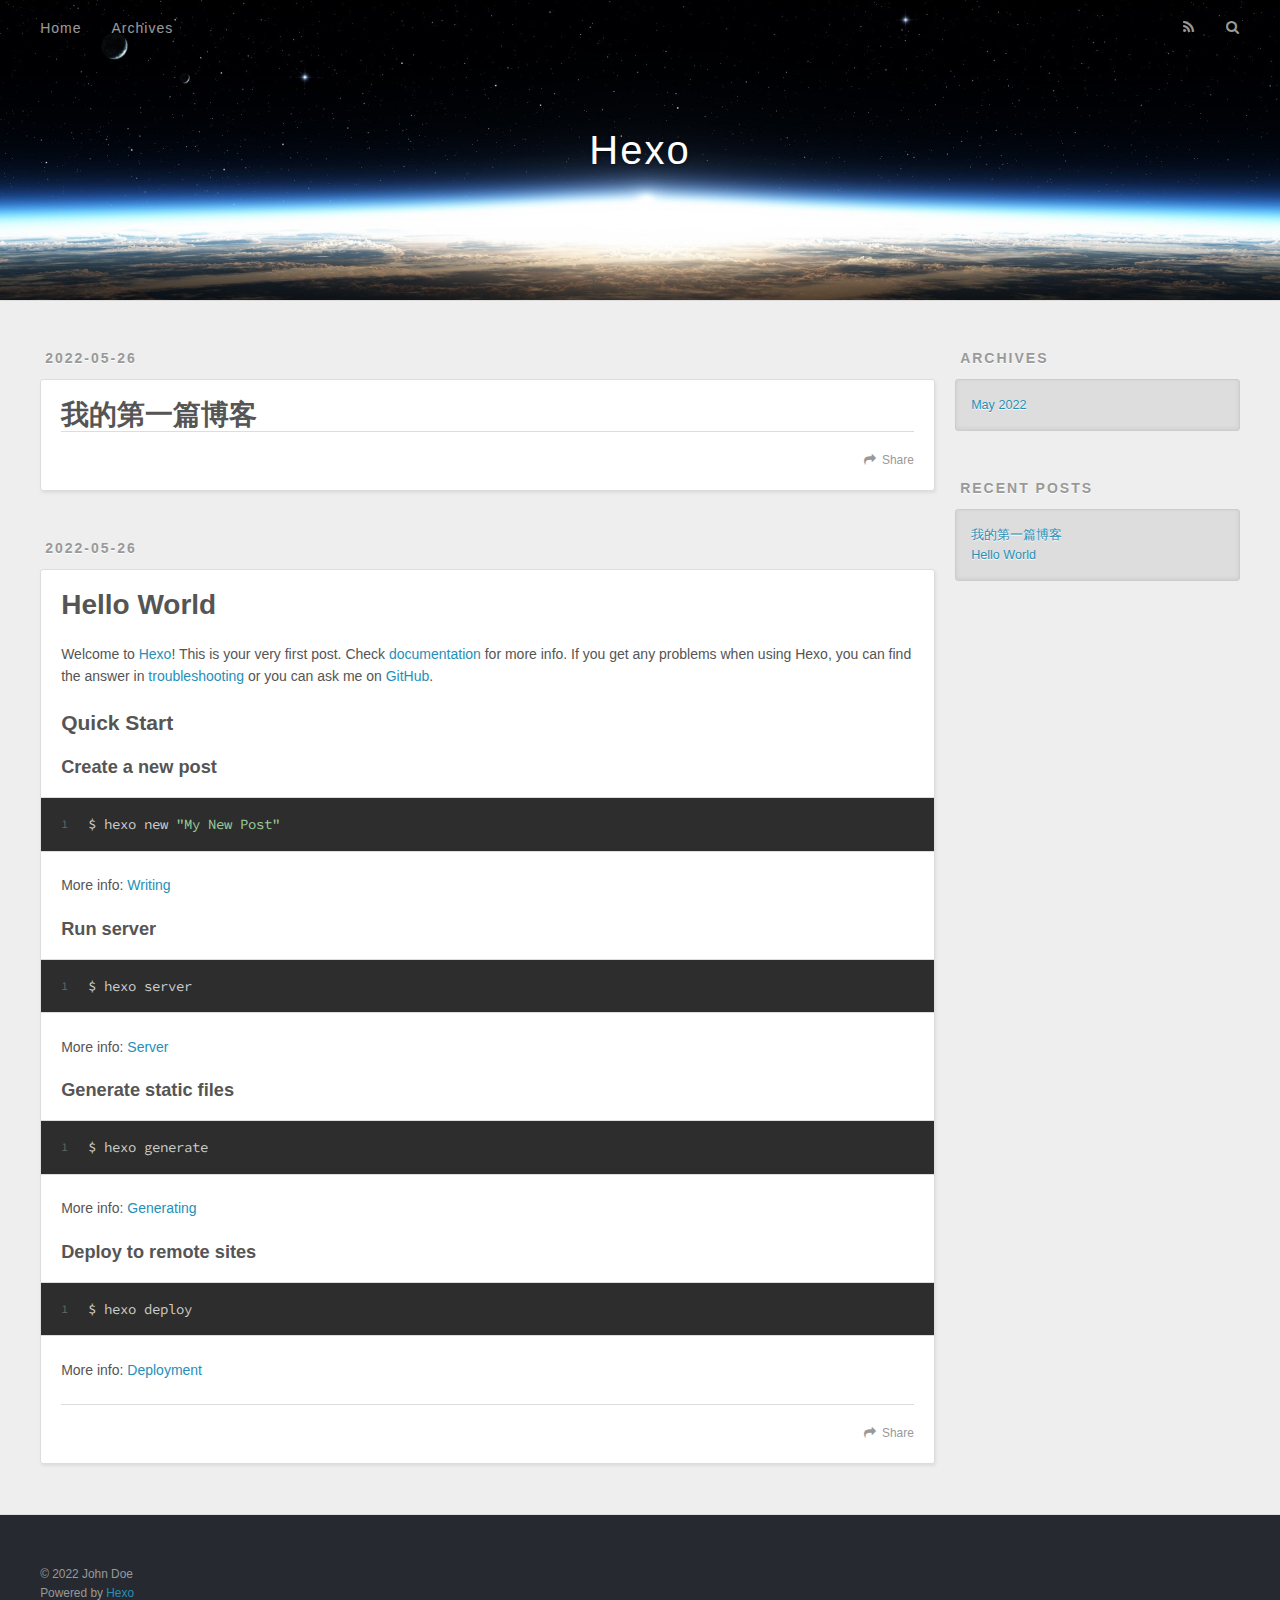
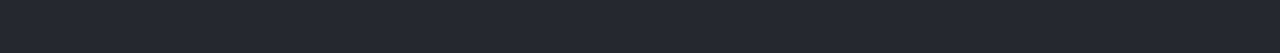
<file: index.html>
<!DOCTYPE html>
<html>
<head>
  <meta charset="utf-8">
  

  
  <title>Hexo</title>
  <meta name="viewport" content="width=device-width, initial-scale=1, maximum-scale=1">
  <meta property="og:type" content="website">
<meta property="og:title" content="Hexo">
<meta property="og:url" content="http://example.com/index.html">
<meta property="og:site_name" content="Hexo">
<meta property="og:locale" content="en_US">
<meta property="article:author" content="John Doe">
<meta name="twitter:card" content="summary">
  
    <link rel="alternate" href="/atom.xml" title="Hexo" type="application/atom+xml">
  
  
    <link rel="icon" href="/favicon.png">
  
  
    <link href="//fonts.googleapis.com/css?family=Source+Code+Pro" rel="stylesheet" type="text/css">
  
  
<link rel="stylesheet" href="/css/style.css">

<meta name="generator" content="Hexo 5.4.2"></head>

<body>
  <div id="container">
    <div id="wrap">
      <header id="header">
  <div id="banner"></div>
  <div id="header-outer" class="outer">
    <div id="header-title" class="inner">
      <h1 id="logo-wrap">
        <a href="/" id="logo">Hexo</a>
      </h1>
      
    </div>
    <div id="header-inner" class="inner">
      <nav id="main-nav">
        <a id="main-nav-toggle" class="nav-icon"></a>
        
          <a class="main-nav-link" href="/">Home</a>
        
          <a class="main-nav-link" href="/archives">Archives</a>
        
      </nav>
      <nav id="sub-nav">
        
          <a id="nav-rss-link" class="nav-icon" href="/atom.xml" title="RSS Feed"></a>
        
        <a id="nav-search-btn" class="nav-icon" title="Search"></a>
      </nav>
      <div id="search-form-wrap">
        <form action="//google.com/search" method="get" accept-charset="UTF-8" class="search-form"><input type="search" name="q" class="search-form-input" placeholder="Search"><button type="submit" class="search-form-submit">&#xF002;</button><input type="hidden" name="sitesearch" value="http://example.com"></form>
      </div>
    </div>
  </div>
</header>
      <div class="outer">
        <section id="main">
  
    <article id="post-我的第一篇博客" class="article article-type-post" itemscope itemprop="blogPost">
  <div class="article-meta">
    <a href="/2022/05/26/%E6%88%91%E7%9A%84%E7%AC%AC%E4%B8%80%E7%AF%87%E5%8D%9A%E5%AE%A2/" class="article-date">
  <time datetime="2022-05-26T11:33:16.000Z" itemprop="datePublished">2022-05-26</time>
</a>
    
  </div>
  <div class="article-inner">
    
    
      <header class="article-header">
        
  
    <h1 itemprop="name">
      <a class="article-title" href="/2022/05/26/%E6%88%91%E7%9A%84%E7%AC%AC%E4%B8%80%E7%AF%87%E5%8D%9A%E5%AE%A2/">我的第一篇博客</a>
    </h1>
  

      </header>
    
    <div class="article-entry" itemprop="articleBody">
      
        
      
    </div>
    <footer class="article-footer">
      <a data-url="http://example.com/2022/05/26/%E6%88%91%E7%9A%84%E7%AC%AC%E4%B8%80%E7%AF%87%E5%8D%9A%E5%AE%A2/" data-id="cl3nswkth0001okue8thkgh65" class="article-share-link">Share</a>
      
      
    </footer>
  </div>
  
</article>


  
    <article id="post-hello-world" class="article article-type-post" itemscope itemprop="blogPost">
  <div class="article-meta">
    <a href="/2022/05/26/hello-world/" class="article-date">
  <time datetime="2022-05-26T11:29:31.718Z" itemprop="datePublished">2022-05-26</time>
</a>
    
  </div>
  <div class="article-inner">
    
    
      <header class="article-header">
        
  
    <h1 itemprop="name">
      <a class="article-title" href="/2022/05/26/hello-world/">Hello World</a>
    </h1>
  

      </header>
    
    <div class="article-entry" itemprop="articleBody">
      
        <p>Welcome to <a target="_blank" rel="noopener" href="https://hexo.io/">Hexo</a>! This is your very first post. Check <a target="_blank" rel="noopener" href="https://hexo.io/docs/">documentation</a> for more info. If you get any problems when using Hexo, you can find the answer in <a target="_blank" rel="noopener" href="https://hexo.io/docs/troubleshooting.html">troubleshooting</a> or you can ask me on <a target="_blank" rel="noopener" href="https://github.com/hexojs/hexo/issues">GitHub</a>.</p>
<h2 id="Quick-Start"><a href="#Quick-Start" class="headerlink" title="Quick Start"></a>Quick Start</h2><h3 id="Create-a-new-post"><a href="#Create-a-new-post" class="headerlink" title="Create a new post"></a>Create a new post</h3><figure class="highlight bash"><table><tr><td class="gutter"><pre><span class="line">1</span><br></pre></td><td class="code"><pre><span class="line">$ hexo new <span class="string">&quot;My New Post&quot;</span></span><br></pre></td></tr></table></figure>

<p>More info: <a target="_blank" rel="noopener" href="https://hexo.io/docs/writing.html">Writing</a></p>
<h3 id="Run-server"><a href="#Run-server" class="headerlink" title="Run server"></a>Run server</h3><figure class="highlight bash"><table><tr><td class="gutter"><pre><span class="line">1</span><br></pre></td><td class="code"><pre><span class="line">$ hexo server</span><br></pre></td></tr></table></figure>

<p>More info: <a target="_blank" rel="noopener" href="https://hexo.io/docs/server.html">Server</a></p>
<h3 id="Generate-static-files"><a href="#Generate-static-files" class="headerlink" title="Generate static files"></a>Generate static files</h3><figure class="highlight bash"><table><tr><td class="gutter"><pre><span class="line">1</span><br></pre></td><td class="code"><pre><span class="line">$ hexo generate</span><br></pre></td></tr></table></figure>

<p>More info: <a target="_blank" rel="noopener" href="https://hexo.io/docs/generating.html">Generating</a></p>
<h3 id="Deploy-to-remote-sites"><a href="#Deploy-to-remote-sites" class="headerlink" title="Deploy to remote sites"></a>Deploy to remote sites</h3><figure class="highlight bash"><table><tr><td class="gutter"><pre><span class="line">1</span><br></pre></td><td class="code"><pre><span class="line">$ hexo deploy</span><br></pre></td></tr></table></figure>

<p>More info: <a target="_blank" rel="noopener" href="https://hexo.io/docs/one-command-deployment.html">Deployment</a></p>

      
    </div>
    <footer class="article-footer">
      <a data-url="http://example.com/2022/05/26/hello-world/" data-id="cl3nswkte0000okue170eeagk" class="article-share-link">Share</a>
      
      
    </footer>
  </div>
  
</article>


  


</section>
        
          <aside id="sidebar">
  
    

  
    

  
    
  
    
  <div class="widget-wrap">
    <h3 class="widget-title">Archives</h3>
    <div class="widget">
      <ul class="archive-list"><li class="archive-list-item"><a class="archive-list-link" href="/archives/2022/05/">May 2022</a></li></ul>
    </div>
  </div>


  
    
  <div class="widget-wrap">
    <h3 class="widget-title">Recent Posts</h3>
    <div class="widget">
      <ul>
        
          <li>
            <a href="/2022/05/26/%E6%88%91%E7%9A%84%E7%AC%AC%E4%B8%80%E7%AF%87%E5%8D%9A%E5%AE%A2/">我的第一篇博客</a>
          </li>
        
          <li>
            <a href="/2022/05/26/hello-world/">Hello World</a>
          </li>
        
      </ul>
    </div>
  </div>

  
</aside>
        
      </div>
      <footer id="footer">
  
  <div class="outer">
    <div id="footer-info" class="inner">
      &copy; 2022 John Doe<br>
      Powered by <a href="http://hexo.io/" target="_blank">Hexo</a>
    </div>
  </div>
</footer>
    </div>
    <nav id="mobile-nav">
  
    <a href="/" class="mobile-nav-link">Home</a>
  
    <a href="/archives" class="mobile-nav-link">Archives</a>
  
</nav>
    

<script src="//ajax.googleapis.com/ajax/libs/jquery/2.0.3/jquery.min.js"></script>


  
<link rel="stylesheet" href="/fancybox/jquery.fancybox.css">

  
<script src="/fancybox/jquery.fancybox.pack.js"></script>




<script src="/js/script.js"></script>




  </div>
</body>
</html>
</file>
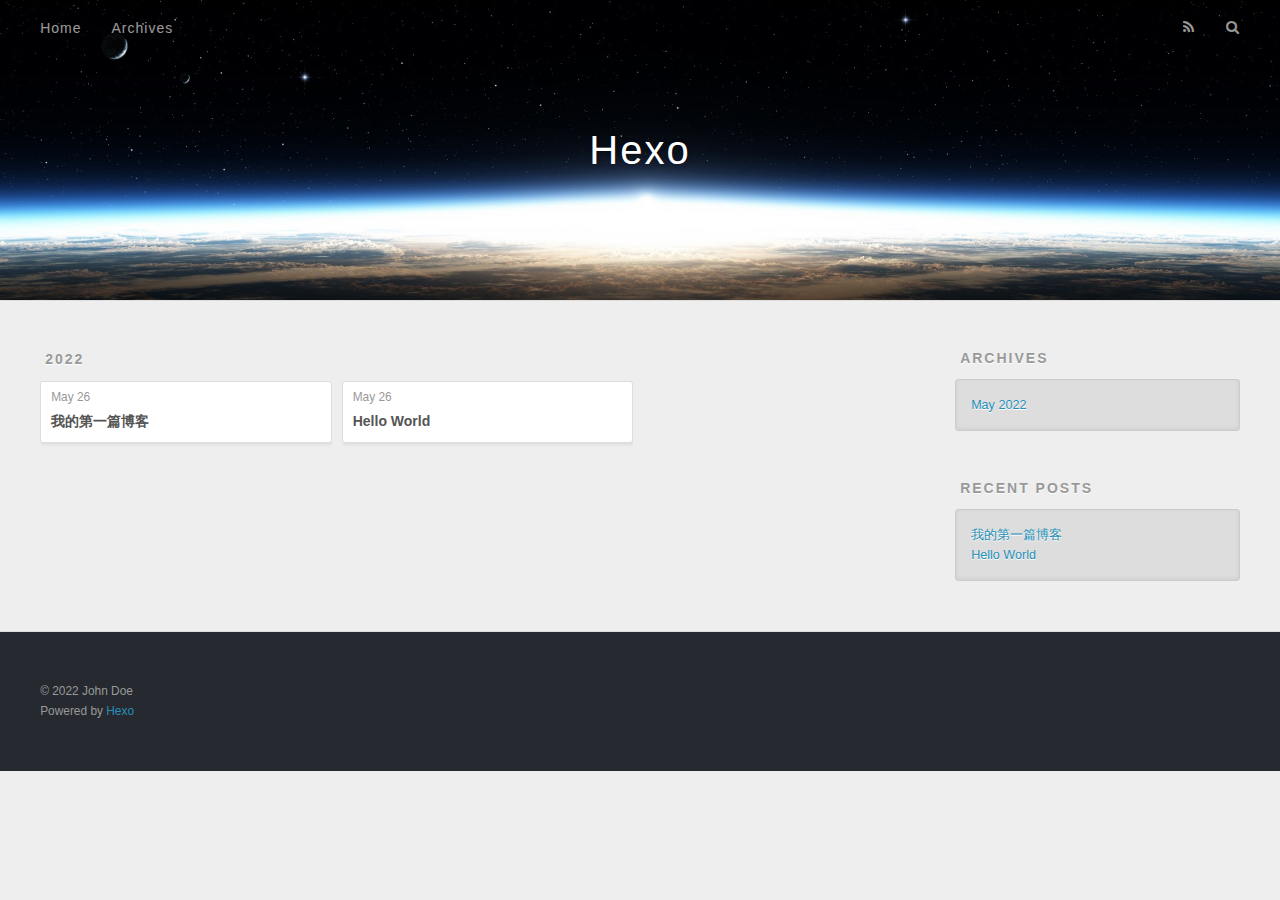
<file: archives/index.html>
<!DOCTYPE html>
<html>
<head>
  <meta charset="utf-8">
  

  
  <title>Archives | Hexo</title>
  <meta name="viewport" content="width=device-width, initial-scale=1, maximum-scale=1">
  <meta property="og:type" content="website">
<meta property="og:title" content="Hexo">
<meta property="og:url" content="http://example.com/archives/index.html">
<meta property="og:site_name" content="Hexo">
<meta property="og:locale" content="en_US">
<meta property="article:author" content="John Doe">
<meta name="twitter:card" content="summary">
  
    <link rel="alternate" href="/atom.xml" title="Hexo" type="application/atom+xml">
  
  
    <link rel="icon" href="/favicon.png">
  
  
    <link href="//fonts.googleapis.com/css?family=Source+Code+Pro" rel="stylesheet" type="text/css">
  
  
<link rel="stylesheet" href="/css/style.css">

<meta name="generator" content="Hexo 5.4.2"></head>

<body>
  <div id="container">
    <div id="wrap">
      <header id="header">
  <div id="banner"></div>
  <div id="header-outer" class="outer">
    <div id="header-title" class="inner">
      <h1 id="logo-wrap">
        <a href="/" id="logo">Hexo</a>
      </h1>
      
    </div>
    <div id="header-inner" class="inner">
      <nav id="main-nav">
        <a id="main-nav-toggle" class="nav-icon"></a>
        
          <a class="main-nav-link" href="/">Home</a>
        
          <a class="main-nav-link" href="/archives">Archives</a>
        
      </nav>
      <nav id="sub-nav">
        
          <a id="nav-rss-link" class="nav-icon" href="/atom.xml" title="RSS Feed"></a>
        
        <a id="nav-search-btn" class="nav-icon" title="Search"></a>
      </nav>
      <div id="search-form-wrap">
        <form action="//google.com/search" method="get" accept-charset="UTF-8" class="search-form"><input type="search" name="q" class="search-form-input" placeholder="Search"><button type="submit" class="search-form-submit">&#xF002;</button><input type="hidden" name="sitesearch" value="http://example.com"></form>
      </div>
    </div>
  </div>
</header>
      <div class="outer">
        <section id="main">
  
  
    
    
      
      
      <section class="archives-wrap">
        <div class="archive-year-wrap">
          <a href="/archives/2022" class="archive-year">2022</a>
        </div>
        <div class="archives">
    
    <article class="archive-article archive-type-post">
  <div class="archive-article-inner">
    <header class="archive-article-header">
      <a href="/2022/05/26/%E6%88%91%E7%9A%84%E7%AC%AC%E4%B8%80%E7%AF%87%E5%8D%9A%E5%AE%A2/" class="archive-article-date">
  <time datetime="2022-05-26T11:33:16.000Z" itemprop="datePublished">May 26</time>
</a>
      
  
    <h1 itemprop="name">
      <a class="archive-article-title" href="/2022/05/26/%E6%88%91%E7%9A%84%E7%AC%AC%E4%B8%80%E7%AF%87%E5%8D%9A%E5%AE%A2/">我的第一篇博客</a>
    </h1>
  

    </header>
  </div>
</article>
  
    
    
    <article class="archive-article archive-type-post">
  <div class="archive-article-inner">
    <header class="archive-article-header">
      <a href="/2022/05/26/hello-world/" class="archive-article-date">
  <time datetime="2022-05-26T11:29:31.718Z" itemprop="datePublished">May 26</time>
</a>
      
  
    <h1 itemprop="name">
      <a class="archive-article-title" href="/2022/05/26/hello-world/">Hello World</a>
    </h1>
  

    </header>
  </div>
</article>
  
  
    </div></section>
  


</section>
        
          <aside id="sidebar">
  
    

  
    

  
    
  
    
  <div class="widget-wrap">
    <h3 class="widget-title">Archives</h3>
    <div class="widget">
      <ul class="archive-list"><li class="archive-list-item"><a class="archive-list-link" href="/archives/2022/05/">May 2022</a></li></ul>
    </div>
  </div>


  
    
  <div class="widget-wrap">
    <h3 class="widget-title">Recent Posts</h3>
    <div class="widget">
      <ul>
        
          <li>
            <a href="/2022/05/26/%E6%88%91%E7%9A%84%E7%AC%AC%E4%B8%80%E7%AF%87%E5%8D%9A%E5%AE%A2/">我的第一篇博客</a>
          </li>
        
          <li>
            <a href="/2022/05/26/hello-world/">Hello World</a>
          </li>
        
      </ul>
    </div>
  </div>

  
</aside>
        
      </div>
      <footer id="footer">
  
  <div class="outer">
    <div id="footer-info" class="inner">
      &copy; 2022 John Doe<br>
      Powered by <a href="http://hexo.io/" target="_blank">Hexo</a>
    </div>
  </div>
</footer>
    </div>
    <nav id="mobile-nav">
  
    <a href="/" class="mobile-nav-link">Home</a>
  
    <a href="/archives" class="mobile-nav-link">Archives</a>
  
</nav>
    

<script src="//ajax.googleapis.com/ajax/libs/jquery/2.0.3/jquery.min.js"></script>


  
<link rel="stylesheet" href="/fancybox/jquery.fancybox.css">

  
<script src="/fancybox/jquery.fancybox.pack.js"></script>




<script src="/js/script.js"></script>




  </div>
</body>
</html>
</file>
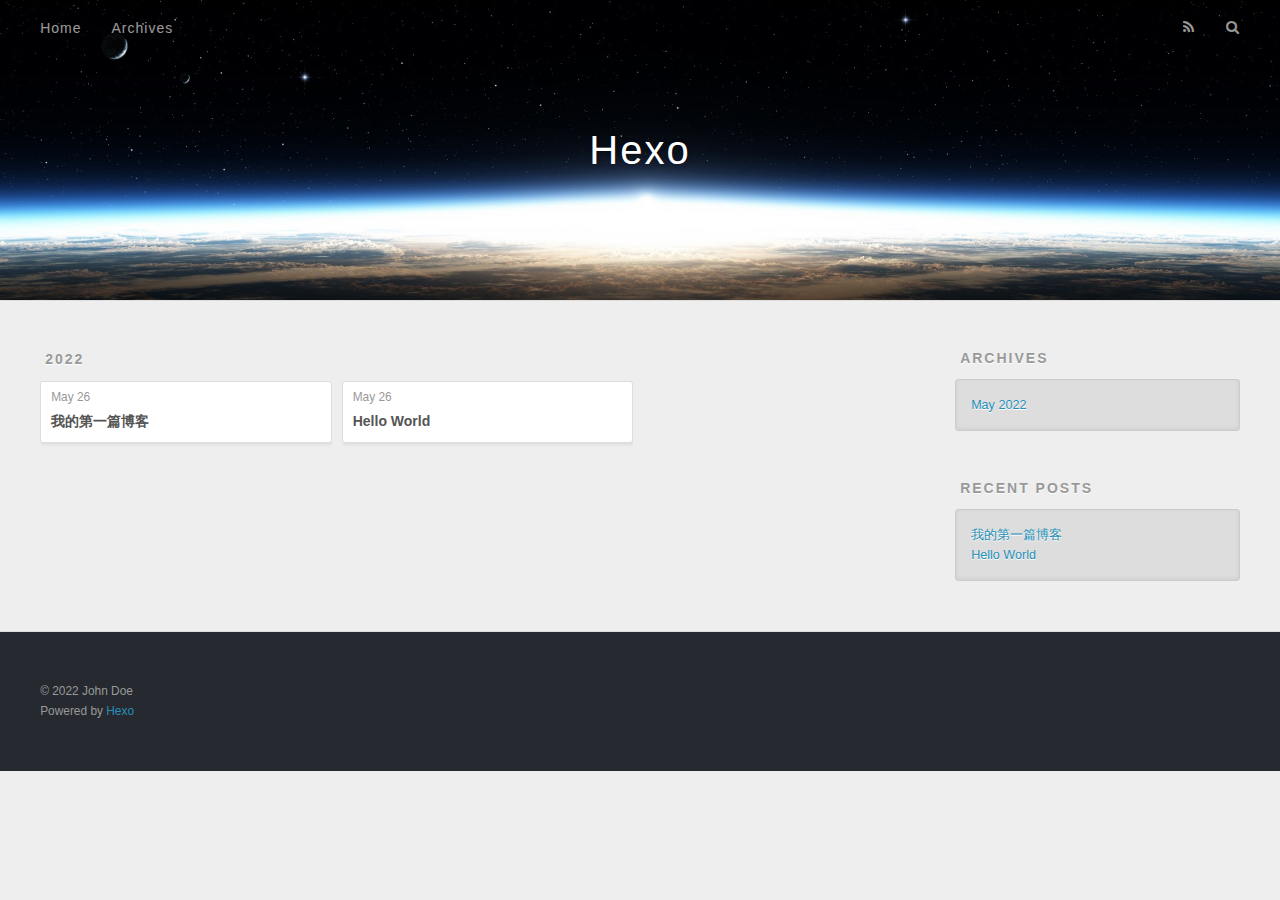
<file: archives/2022/index.html>
<!DOCTYPE html>
<html>
<head>
  <meta charset="utf-8">
  

  
  <title>Archives: 2022 | Hexo</title>
  <meta name="viewport" content="width=device-width, initial-scale=1, maximum-scale=1">
  <meta property="og:type" content="website">
<meta property="og:title" content="Hexo">
<meta property="og:url" content="http://example.com/archives/2022/index.html">
<meta property="og:site_name" content="Hexo">
<meta property="og:locale" content="en_US">
<meta property="article:author" content="John Doe">
<meta name="twitter:card" content="summary">
  
    <link rel="alternate" href="/atom.xml" title="Hexo" type="application/atom+xml">
  
  
    <link rel="icon" href="/favicon.png">
  
  
    <link href="//fonts.googleapis.com/css?family=Source+Code+Pro" rel="stylesheet" type="text/css">
  
  
<link rel="stylesheet" href="/css/style.css">

<meta name="generator" content="Hexo 5.4.2"></head>

<body>
  <div id="container">
    <div id="wrap">
      <header id="header">
  <div id="banner"></div>
  <div id="header-outer" class="outer">
    <div id="header-title" class="inner">
      <h1 id="logo-wrap">
        <a href="/" id="logo">Hexo</a>
      </h1>
      
    </div>
    <div id="header-inner" class="inner">
      <nav id="main-nav">
        <a id="main-nav-toggle" class="nav-icon"></a>
        
          <a class="main-nav-link" href="/">Home</a>
        
          <a class="main-nav-link" href="/archives">Archives</a>
        
      </nav>
      <nav id="sub-nav">
        
          <a id="nav-rss-link" class="nav-icon" href="/atom.xml" title="RSS Feed"></a>
        
        <a id="nav-search-btn" class="nav-icon" title="Search"></a>
      </nav>
      <div id="search-form-wrap">
        <form action="//google.com/search" method="get" accept-charset="UTF-8" class="search-form"><input type="search" name="q" class="search-form-input" placeholder="Search"><button type="submit" class="search-form-submit">&#xF002;</button><input type="hidden" name="sitesearch" value="http://example.com"></form>
      </div>
    </div>
  </div>
</header>
      <div class="outer">
        <section id="main">
  
  
    
    
      
      
      <section class="archives-wrap">
        <div class="archive-year-wrap">
          <a href="/archives/2022" class="archive-year">2022</a>
        </div>
        <div class="archives">
    
    <article class="archive-article archive-type-post">
  <div class="archive-article-inner">
    <header class="archive-article-header">
      <a href="/2022/05/26/%E6%88%91%E7%9A%84%E7%AC%AC%E4%B8%80%E7%AF%87%E5%8D%9A%E5%AE%A2/" class="archive-article-date">
  <time datetime="2022-05-26T11:33:16.000Z" itemprop="datePublished">May 26</time>
</a>
      
  
    <h1 itemprop="name">
      <a class="archive-article-title" href="/2022/05/26/%E6%88%91%E7%9A%84%E7%AC%AC%E4%B8%80%E7%AF%87%E5%8D%9A%E5%AE%A2/">我的第一篇博客</a>
    </h1>
  

    </header>
  </div>
</article>
  
    
    
    <article class="archive-article archive-type-post">
  <div class="archive-article-inner">
    <header class="archive-article-header">
      <a href="/2022/05/26/hello-world/" class="archive-article-date">
  <time datetime="2022-05-26T11:29:31.718Z" itemprop="datePublished">May 26</time>
</a>
      
  
    <h1 itemprop="name">
      <a class="archive-article-title" href="/2022/05/26/hello-world/">Hello World</a>
    </h1>
  

    </header>
  </div>
</article>
  
  
    </div></section>
  


</section>
        
          <aside id="sidebar">
  
    

  
    

  
    
  
    
  <div class="widget-wrap">
    <h3 class="widget-title">Archives</h3>
    <div class="widget">
      <ul class="archive-list"><li class="archive-list-item"><a class="archive-list-link" href="/archives/2022/05/">May 2022</a></li></ul>
    </div>
  </div>


  
    
  <div class="widget-wrap">
    <h3 class="widget-title">Recent Posts</h3>
    <div class="widget">
      <ul>
        
          <li>
            <a href="/2022/05/26/%E6%88%91%E7%9A%84%E7%AC%AC%E4%B8%80%E7%AF%87%E5%8D%9A%E5%AE%A2/">我的第一篇博客</a>
          </li>
        
          <li>
            <a href="/2022/05/26/hello-world/">Hello World</a>
          </li>
        
      </ul>
    </div>
  </div>

  
</aside>
        
      </div>
      <footer id="footer">
  
  <div class="outer">
    <div id="footer-info" class="inner">
      &copy; 2022 John Doe<br>
      Powered by <a href="http://hexo.io/" target="_blank">Hexo</a>
    </div>
  </div>
</footer>
    </div>
    <nav id="mobile-nav">
  
    <a href="/" class="mobile-nav-link">Home</a>
  
    <a href="/archives" class="mobile-nav-link">Archives</a>
  
</nav>
    

<script src="//ajax.googleapis.com/ajax/libs/jquery/2.0.3/jquery.min.js"></script>


  
<link rel="stylesheet" href="/fancybox/jquery.fancybox.css">

  
<script src="/fancybox/jquery.fancybox.pack.js"></script>




<script src="/js/script.js"></script>




  </div>
</body>
</html>
</file>
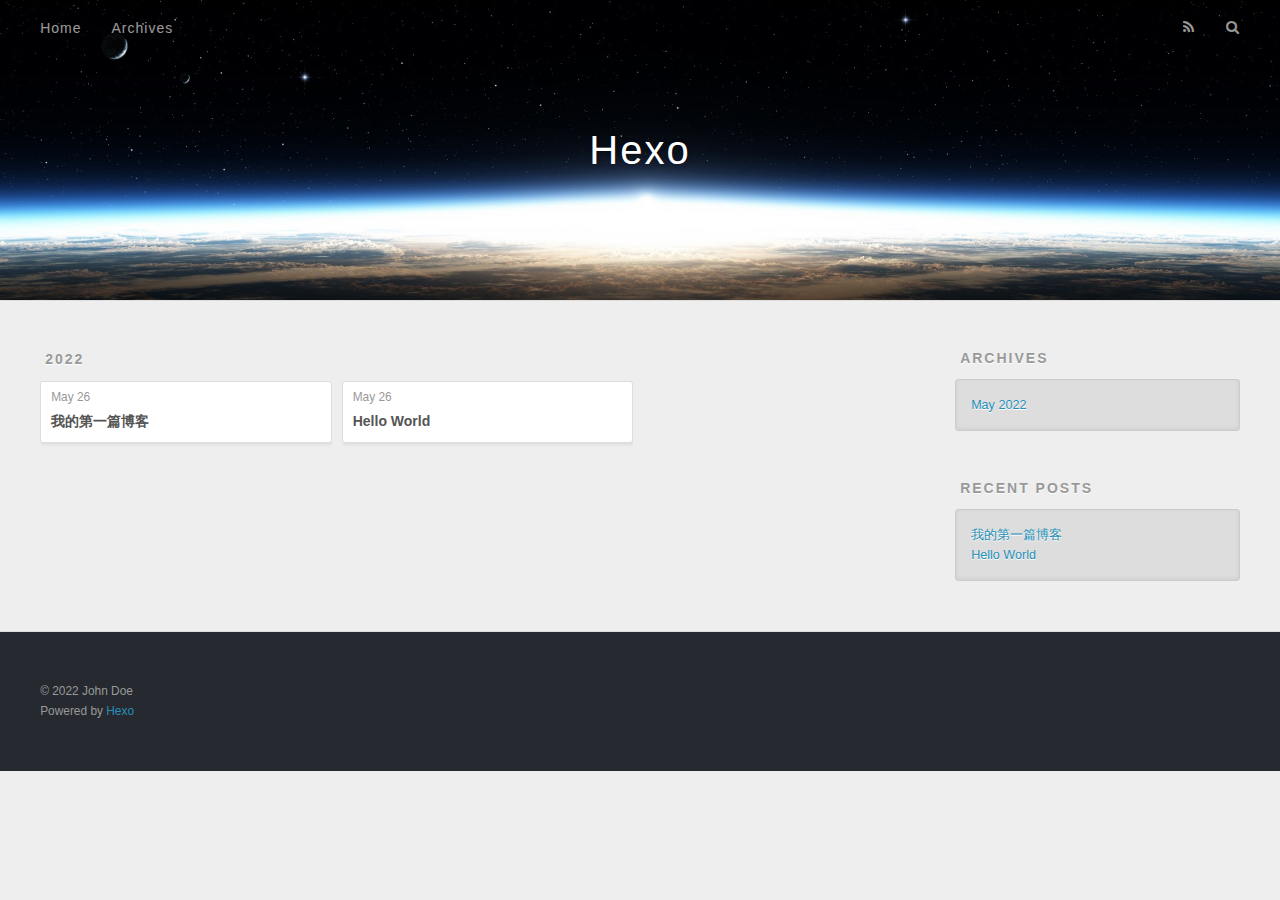
<file: archives/2022/05/index.html>
<!DOCTYPE html>
<html>
<head>
  <meta charset="utf-8">
  

  
  <title>Archives: 2022/5 | Hexo</title>
  <meta name="viewport" content="width=device-width, initial-scale=1, maximum-scale=1">
  <meta property="og:type" content="website">
<meta property="og:title" content="Hexo">
<meta property="og:url" content="http://example.com/archives/2022/05/index.html">
<meta property="og:site_name" content="Hexo">
<meta property="og:locale" content="en_US">
<meta property="article:author" content="John Doe">
<meta name="twitter:card" content="summary">
  
    <link rel="alternate" href="/atom.xml" title="Hexo" type="application/atom+xml">
  
  
    <link rel="icon" href="/favicon.png">
  
  
    <link href="//fonts.googleapis.com/css?family=Source+Code+Pro" rel="stylesheet" type="text/css">
  
  
<link rel="stylesheet" href="/css/style.css">

<meta name="generator" content="Hexo 5.4.2"></head>

<body>
  <div id="container">
    <div id="wrap">
      <header id="header">
  <div id="banner"></div>
  <div id="header-outer" class="outer">
    <div id="header-title" class="inner">
      <h1 id="logo-wrap">
        <a href="/" id="logo">Hexo</a>
      </h1>
      
    </div>
    <div id="header-inner" class="inner">
      <nav id="main-nav">
        <a id="main-nav-toggle" class="nav-icon"></a>
        
          <a class="main-nav-link" href="/">Home</a>
        
          <a class="main-nav-link" href="/archives">Archives</a>
        
      </nav>
      <nav id="sub-nav">
        
          <a id="nav-rss-link" class="nav-icon" href="/atom.xml" title="RSS Feed"></a>
        
        <a id="nav-search-btn" class="nav-icon" title="Search"></a>
      </nav>
      <div id="search-form-wrap">
        <form action="//google.com/search" method="get" accept-charset="UTF-8" class="search-form"><input type="search" name="q" class="search-form-input" placeholder="Search"><button type="submit" class="search-form-submit">&#xF002;</button><input type="hidden" name="sitesearch" value="http://example.com"></form>
      </div>
    </div>
  </div>
</header>
      <div class="outer">
        <section id="main">
  
  
    
    
      
      
      <section class="archives-wrap">
        <div class="archive-year-wrap">
          <a href="/archives/2022" class="archive-year">2022</a>
        </div>
        <div class="archives">
    
    <article class="archive-article archive-type-post">
  <div class="archive-article-inner">
    <header class="archive-article-header">
      <a href="/2022/05/26/%E6%88%91%E7%9A%84%E7%AC%AC%E4%B8%80%E7%AF%87%E5%8D%9A%E5%AE%A2/" class="archive-article-date">
  <time datetime="2022-05-26T11:33:16.000Z" itemprop="datePublished">May 26</time>
</a>
      
  
    <h1 itemprop="name">
      <a class="archive-article-title" href="/2022/05/26/%E6%88%91%E7%9A%84%E7%AC%AC%E4%B8%80%E7%AF%87%E5%8D%9A%E5%AE%A2/">我的第一篇博客</a>
    </h1>
  

    </header>
  </div>
</article>
  
    
    
    <article class="archive-article archive-type-post">
  <div class="archive-article-inner">
    <header class="archive-article-header">
      <a href="/2022/05/26/hello-world/" class="archive-article-date">
  <time datetime="2022-05-26T11:29:31.718Z" itemprop="datePublished">May 26</time>
</a>
      
  
    <h1 itemprop="name">
      <a class="archive-article-title" href="/2022/05/26/hello-world/">Hello World</a>
    </h1>
  

    </header>
  </div>
</article>
  
  
    </div></section>
  


</section>
        
          <aside id="sidebar">
  
    

  
    

  
    
  
    
  <div class="widget-wrap">
    <h3 class="widget-title">Archives</h3>
    <div class="widget">
      <ul class="archive-list"><li class="archive-list-item"><a class="archive-list-link" href="/archives/2022/05/">May 2022</a></li></ul>
    </div>
  </div>


  
    
  <div class="widget-wrap">
    <h3 class="widget-title">Recent Posts</h3>
    <div class="widget">
      <ul>
        
          <li>
            <a href="/2022/05/26/%E6%88%91%E7%9A%84%E7%AC%AC%E4%B8%80%E7%AF%87%E5%8D%9A%E5%AE%A2/">我的第一篇博客</a>
          </li>
        
          <li>
            <a href="/2022/05/26/hello-world/">Hello World</a>
          </li>
        
      </ul>
    </div>
  </div>

  
</aside>
        
      </div>
      <footer id="footer">
  
  <div class="outer">
    <div id="footer-info" class="inner">
      &copy; 2022 John Doe<br>
      Powered by <a href="http://hexo.io/" target="_blank">Hexo</a>
    </div>
  </div>
</footer>
    </div>
    <nav id="mobile-nav">
  
    <a href="/" class="mobile-nav-link">Home</a>
  
    <a href="/archives" class="mobile-nav-link">Archives</a>
  
</nav>
    

<script src="//ajax.googleapis.com/ajax/libs/jquery/2.0.3/jquery.min.js"></script>


  
<link rel="stylesheet" href="/fancybox/jquery.fancybox.css">

  
<script src="/fancybox/jquery.fancybox.pack.js"></script>




<script src="/js/script.js"></script>




  </div>
</body>
</html>
</file>
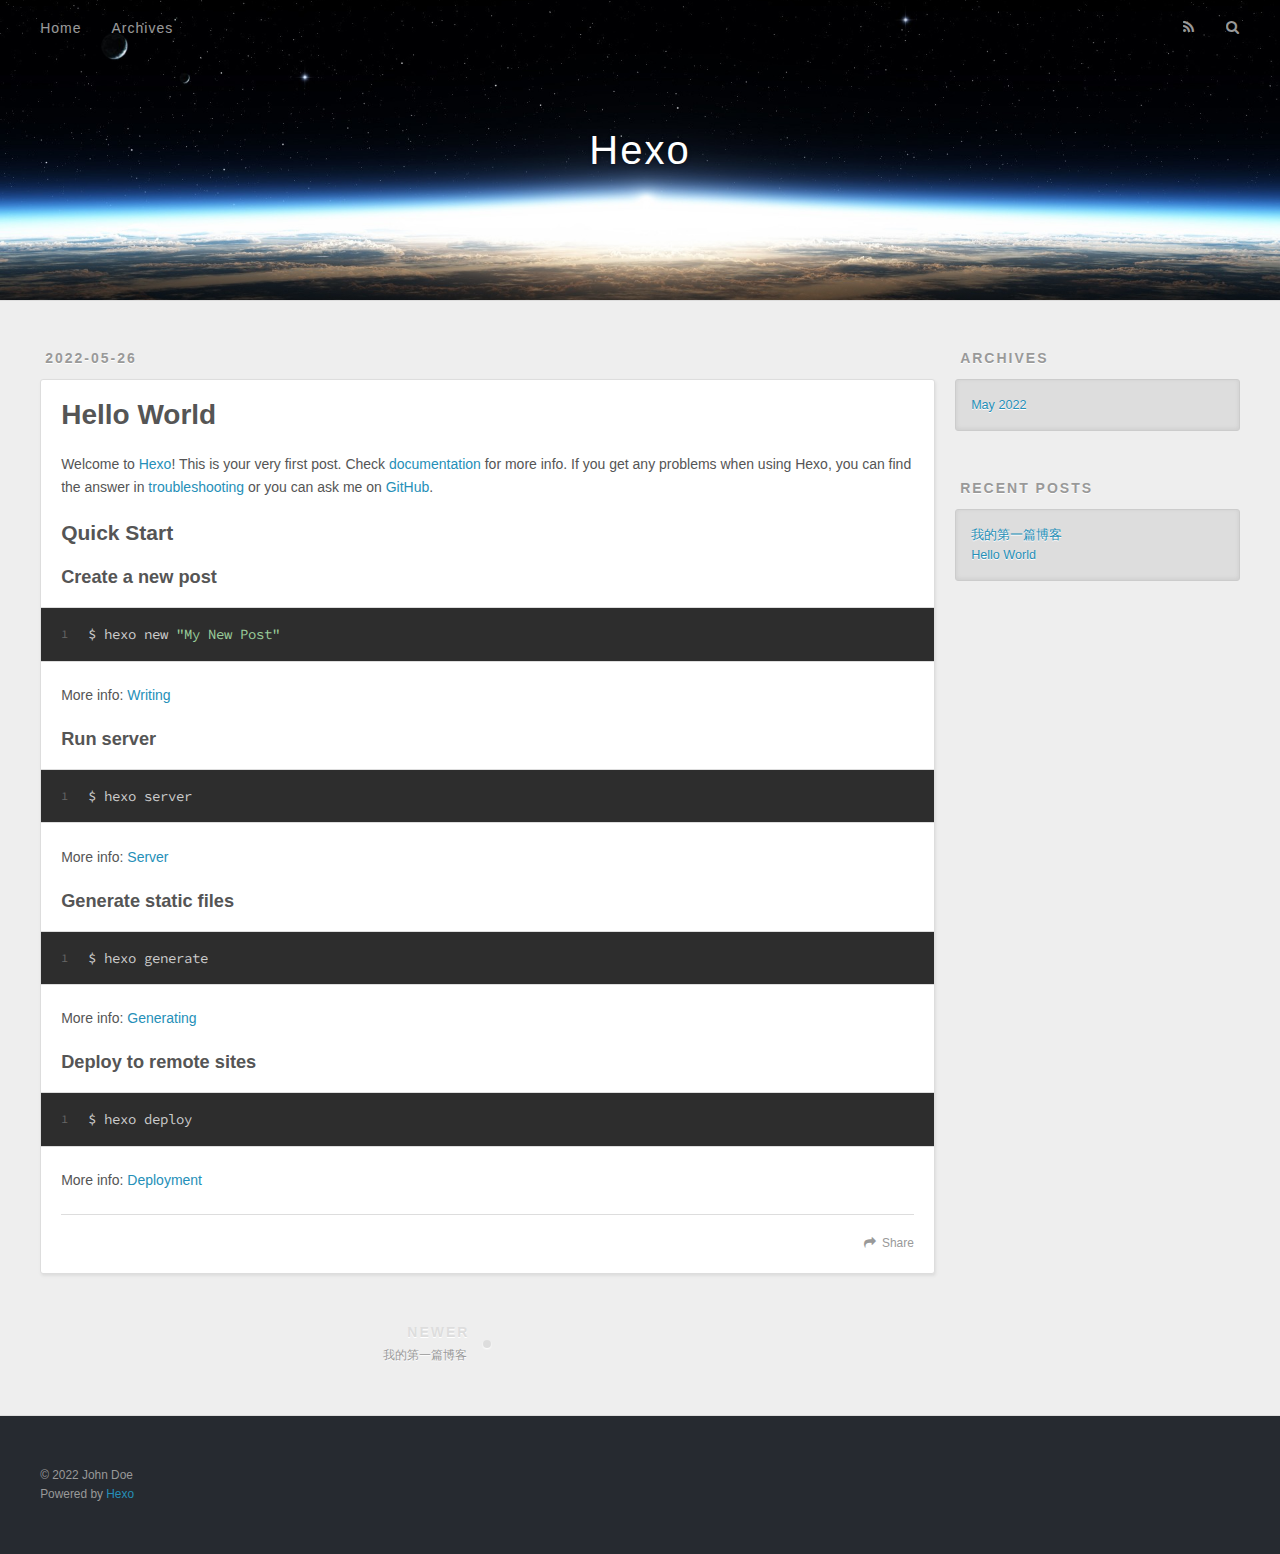
<file: 2022/05/26/hello-world/index.html>
<!DOCTYPE html>
<html>
<head>
  <meta charset="utf-8">
  

  
  <title>Hello World | Hexo</title>
  <meta name="viewport" content="width=device-width, initial-scale=1, maximum-scale=1">
  <meta name="description" content="Welcome to Hexo! This is your very first post. Check documentation for more info. If you get any problems when using Hexo, you can find the answer in troubleshooting or you can ask me on GitHub. Quick">
<meta property="og:type" content="article">
<meta property="og:title" content="Hello World">
<meta property="og:url" content="http://example.com/2022/05/26/hello-world/index.html">
<meta property="og:site_name" content="Hexo">
<meta property="og:description" content="Welcome to Hexo! This is your very first post. Check documentation for more info. If you get any problems when using Hexo, you can find the answer in troubleshooting or you can ask me on GitHub. Quick">
<meta property="og:locale" content="en_US">
<meta property="article:published_time" content="2022-05-26T11:29:31.718Z">
<meta property="article:modified_time" content="1985-10-26T08:15:00.000Z">
<meta property="article:author" content="John Doe">
<meta name="twitter:card" content="summary">
  
    <link rel="alternate" href="/atom.xml" title="Hexo" type="application/atom+xml">
  
  
    <link rel="icon" href="/favicon.png">
  
  
    <link href="//fonts.googleapis.com/css?family=Source+Code+Pro" rel="stylesheet" type="text/css">
  
  
<link rel="stylesheet" href="/css/style.css">

<meta name="generator" content="Hexo 5.4.2"></head>

<body>
  <div id="container">
    <div id="wrap">
      <header id="header">
  <div id="banner"></div>
  <div id="header-outer" class="outer">
    <div id="header-title" class="inner">
      <h1 id="logo-wrap">
        <a href="/" id="logo">Hexo</a>
      </h1>
      
    </div>
    <div id="header-inner" class="inner">
      <nav id="main-nav">
        <a id="main-nav-toggle" class="nav-icon"></a>
        
          <a class="main-nav-link" href="/">Home</a>
        
          <a class="main-nav-link" href="/archives">Archives</a>
        
      </nav>
      <nav id="sub-nav">
        
          <a id="nav-rss-link" class="nav-icon" href="/atom.xml" title="RSS Feed"></a>
        
        <a id="nav-search-btn" class="nav-icon" title="Search"></a>
      </nav>
      <div id="search-form-wrap">
        <form action="//google.com/search" method="get" accept-charset="UTF-8" class="search-form"><input type="search" name="q" class="search-form-input" placeholder="Search"><button type="submit" class="search-form-submit">&#xF002;</button><input type="hidden" name="sitesearch" value="http://example.com"></form>
      </div>
    </div>
  </div>
</header>
      <div class="outer">
        <section id="main"><article id="post-hello-world" class="article article-type-post" itemscope itemprop="blogPost">
  <div class="article-meta">
    <a href="/2022/05/26/hello-world/" class="article-date">
  <time datetime="2022-05-26T11:29:31.718Z" itemprop="datePublished">2022-05-26</time>
</a>
    
  </div>
  <div class="article-inner">
    
    
      <header class="article-header">
        
  
    <h1 class="article-title" itemprop="name">
      Hello World
    </h1>
  

      </header>
    
    <div class="article-entry" itemprop="articleBody">
      
        <p>Welcome to <a target="_blank" rel="noopener" href="https://hexo.io/">Hexo</a>! This is your very first post. Check <a target="_blank" rel="noopener" href="https://hexo.io/docs/">documentation</a> for more info. If you get any problems when using Hexo, you can find the answer in <a target="_blank" rel="noopener" href="https://hexo.io/docs/troubleshooting.html">troubleshooting</a> or you can ask me on <a target="_blank" rel="noopener" href="https://github.com/hexojs/hexo/issues">GitHub</a>.</p>
<h2 id="Quick-Start"><a href="#Quick-Start" class="headerlink" title="Quick Start"></a>Quick Start</h2><h3 id="Create-a-new-post"><a href="#Create-a-new-post" class="headerlink" title="Create a new post"></a>Create a new post</h3><figure class="highlight bash"><table><tr><td class="gutter"><pre><span class="line">1</span><br></pre></td><td class="code"><pre><span class="line">$ hexo new <span class="string">&quot;My New Post&quot;</span></span><br></pre></td></tr></table></figure>

<p>More info: <a target="_blank" rel="noopener" href="https://hexo.io/docs/writing.html">Writing</a></p>
<h3 id="Run-server"><a href="#Run-server" class="headerlink" title="Run server"></a>Run server</h3><figure class="highlight bash"><table><tr><td class="gutter"><pre><span class="line">1</span><br></pre></td><td class="code"><pre><span class="line">$ hexo server</span><br></pre></td></tr></table></figure>

<p>More info: <a target="_blank" rel="noopener" href="https://hexo.io/docs/server.html">Server</a></p>
<h3 id="Generate-static-files"><a href="#Generate-static-files" class="headerlink" title="Generate static files"></a>Generate static files</h3><figure class="highlight bash"><table><tr><td class="gutter"><pre><span class="line">1</span><br></pre></td><td class="code"><pre><span class="line">$ hexo generate</span><br></pre></td></tr></table></figure>

<p>More info: <a target="_blank" rel="noopener" href="https://hexo.io/docs/generating.html">Generating</a></p>
<h3 id="Deploy-to-remote-sites"><a href="#Deploy-to-remote-sites" class="headerlink" title="Deploy to remote sites"></a>Deploy to remote sites</h3><figure class="highlight bash"><table><tr><td class="gutter"><pre><span class="line">1</span><br></pre></td><td class="code"><pre><span class="line">$ hexo deploy</span><br></pre></td></tr></table></figure>

<p>More info: <a target="_blank" rel="noopener" href="https://hexo.io/docs/one-command-deployment.html">Deployment</a></p>

      
    </div>
    <footer class="article-footer">
      <a data-url="http://example.com/2022/05/26/hello-world/" data-id="cl3nswkte0000okue170eeagk" class="article-share-link">Share</a>
      
      
    </footer>
  </div>
  
    
<nav id="article-nav">
  
    <a href="/2022/05/26/%E6%88%91%E7%9A%84%E7%AC%AC%E4%B8%80%E7%AF%87%E5%8D%9A%E5%AE%A2/" id="article-nav-newer" class="article-nav-link-wrap">
      <strong class="article-nav-caption">Newer</strong>
      <div class="article-nav-title">
        
          我的第一篇博客
        
      </div>
    </a>
  
  
</nav>

  
</article>

</section>
        
          <aside id="sidebar">
  
    

  
    

  
    
  
    
  <div class="widget-wrap">
    <h3 class="widget-title">Archives</h3>
    <div class="widget">
      <ul class="archive-list"><li class="archive-list-item"><a class="archive-list-link" href="/archives/2022/05/">May 2022</a></li></ul>
    </div>
  </div>


  
    
  <div class="widget-wrap">
    <h3 class="widget-title">Recent Posts</h3>
    <div class="widget">
      <ul>
        
          <li>
            <a href="/2022/05/26/%E6%88%91%E7%9A%84%E7%AC%AC%E4%B8%80%E7%AF%87%E5%8D%9A%E5%AE%A2/">我的第一篇博客</a>
          </li>
        
          <li>
            <a href="/2022/05/26/hello-world/">Hello World</a>
          </li>
        
      </ul>
    </div>
  </div>

  
</aside>
        
      </div>
      <footer id="footer">
  
  <div class="outer">
    <div id="footer-info" class="inner">
      &copy; 2022 John Doe<br>
      Powered by <a href="http://hexo.io/" target="_blank">Hexo</a>
    </div>
  </div>
</footer>
    </div>
    <nav id="mobile-nav">
  
    <a href="/" class="mobile-nav-link">Home</a>
  
    <a href="/archives" class="mobile-nav-link">Archives</a>
  
</nav>
    

<script src="//ajax.googleapis.com/ajax/libs/jquery/2.0.3/jquery.min.js"></script>


  
<link rel="stylesheet" href="/fancybox/jquery.fancybox.css">

  
<script src="/fancybox/jquery.fancybox.pack.js"></script>




<script src="/js/script.js"></script>




  </div>
</body>
</html>
</file>
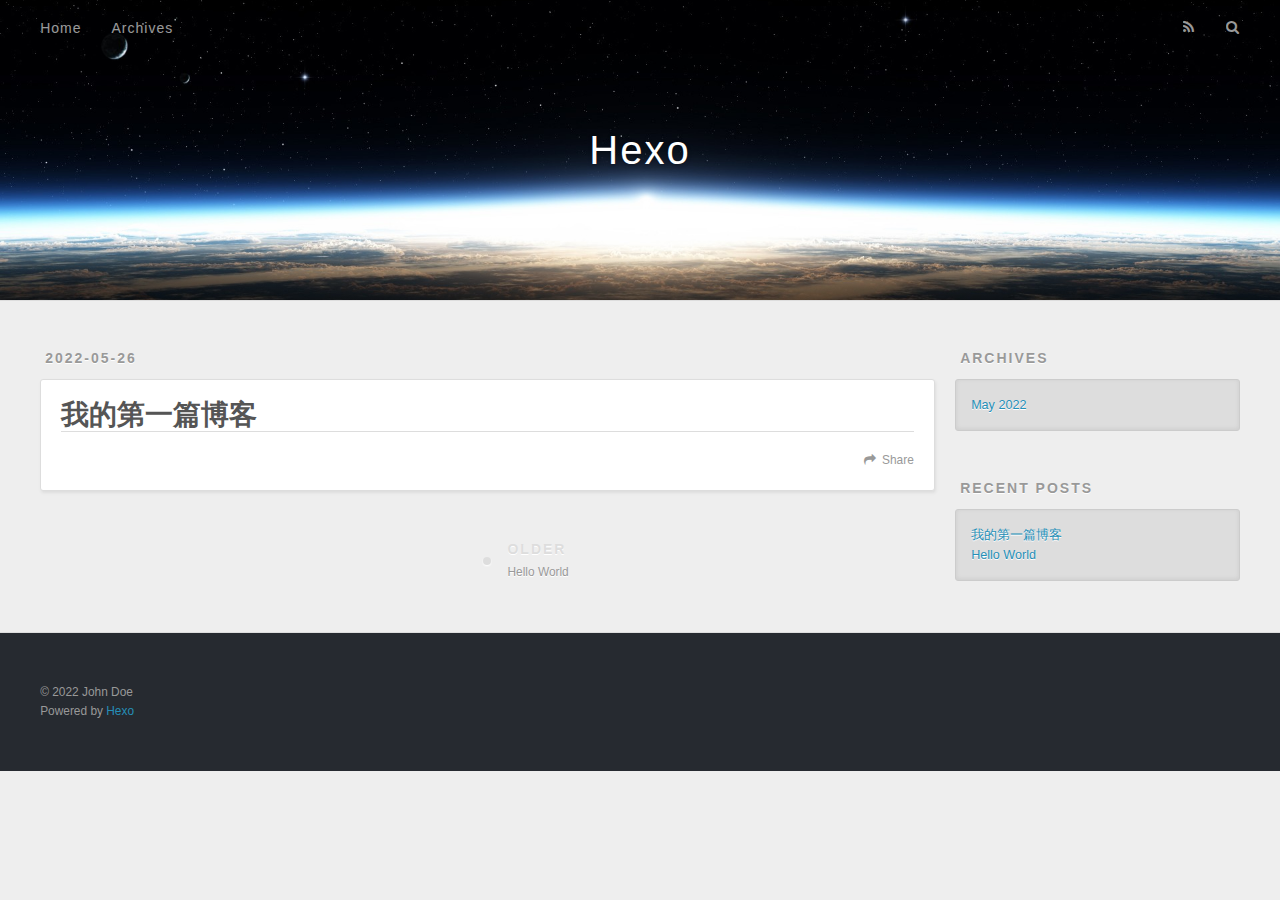
<file: 2022/05/26/我的第一篇博客/index.html>
<!DOCTYPE html>
<html>
<head>
  <meta charset="utf-8">
  

  
  <title>我的第一篇博客 | Hexo</title>
  <meta name="viewport" content="width=device-width, initial-scale=1, maximum-scale=1">
  <meta property="og:type" content="article">
<meta property="og:title" content="我的第一篇博客">
<meta property="og:url" content="http://example.com/2022/05/26/%E6%88%91%E7%9A%84%E7%AC%AC%E4%B8%80%E7%AF%87%E5%8D%9A%E5%AE%A2/index.html">
<meta property="og:site_name" content="Hexo">
<meta property="og:locale" content="en_US">
<meta property="article:published_time" content="2022-05-26T11:33:16.000Z">
<meta property="article:modified_time" content="2022-05-26T11:33:16.858Z">
<meta property="article:author" content="John Doe">
<meta name="twitter:card" content="summary">
  
    <link rel="alternate" href="/atom.xml" title="Hexo" type="application/atom+xml">
  
  
    <link rel="icon" href="/favicon.png">
  
  
    <link href="//fonts.googleapis.com/css?family=Source+Code+Pro" rel="stylesheet" type="text/css">
  
  
<link rel="stylesheet" href="/css/style.css">

<meta name="generator" content="Hexo 5.4.2"></head>

<body>
  <div id="container">
    <div id="wrap">
      <header id="header">
  <div id="banner"></div>
  <div id="header-outer" class="outer">
    <div id="header-title" class="inner">
      <h1 id="logo-wrap">
        <a href="/" id="logo">Hexo</a>
      </h1>
      
    </div>
    <div id="header-inner" class="inner">
      <nav id="main-nav">
        <a id="main-nav-toggle" class="nav-icon"></a>
        
          <a class="main-nav-link" href="/">Home</a>
        
          <a class="main-nav-link" href="/archives">Archives</a>
        
      </nav>
      <nav id="sub-nav">
        
          <a id="nav-rss-link" class="nav-icon" href="/atom.xml" title="RSS Feed"></a>
        
        <a id="nav-search-btn" class="nav-icon" title="Search"></a>
      </nav>
      <div id="search-form-wrap">
        <form action="//google.com/search" method="get" accept-charset="UTF-8" class="search-form"><input type="search" name="q" class="search-form-input" placeholder="Search"><button type="submit" class="search-form-submit">&#xF002;</button><input type="hidden" name="sitesearch" value="http://example.com"></form>
      </div>
    </div>
  </div>
</header>
      <div class="outer">
        <section id="main"><article id="post-我的第一篇博客" class="article article-type-post" itemscope itemprop="blogPost">
  <div class="article-meta">
    <a href="/2022/05/26/%E6%88%91%E7%9A%84%E7%AC%AC%E4%B8%80%E7%AF%87%E5%8D%9A%E5%AE%A2/" class="article-date">
  <time datetime="2022-05-26T11:33:16.000Z" itemprop="datePublished">2022-05-26</time>
</a>
    
  </div>
  <div class="article-inner">
    
    
      <header class="article-header">
        
  
    <h1 class="article-title" itemprop="name">
      我的第一篇博客
    </h1>
  

      </header>
    
    <div class="article-entry" itemprop="articleBody">
      
        
      
    </div>
    <footer class="article-footer">
      <a data-url="http://example.com/2022/05/26/%E6%88%91%E7%9A%84%E7%AC%AC%E4%B8%80%E7%AF%87%E5%8D%9A%E5%AE%A2/" data-id="cl3nswkth0001okue8thkgh65" class="article-share-link">Share</a>
      
      
    </footer>
  </div>
  
    
<nav id="article-nav">
  
  
    <a href="/2022/05/26/hello-world/" id="article-nav-older" class="article-nav-link-wrap">
      <strong class="article-nav-caption">Older</strong>
      <div class="article-nav-title">Hello World</div>
    </a>
  
</nav>

  
</article>

</section>
        
          <aside id="sidebar">
  
    

  
    

  
    
  
    
  <div class="widget-wrap">
    <h3 class="widget-title">Archives</h3>
    <div class="widget">
      <ul class="archive-list"><li class="archive-list-item"><a class="archive-list-link" href="/archives/2022/05/">May 2022</a></li></ul>
    </div>
  </div>


  
    
  <div class="widget-wrap">
    <h3 class="widget-title">Recent Posts</h3>
    <div class="widget">
      <ul>
        
          <li>
            <a href="/2022/05/26/%E6%88%91%E7%9A%84%E7%AC%AC%E4%B8%80%E7%AF%87%E5%8D%9A%E5%AE%A2/">我的第一篇博客</a>
          </li>
        
          <li>
            <a href="/2022/05/26/hello-world/">Hello World</a>
          </li>
        
      </ul>
    </div>
  </div>

  
</aside>
        
      </div>
      <footer id="footer">
  
  <div class="outer">
    <div id="footer-info" class="inner">
      &copy; 2022 John Doe<br>
      Powered by <a href="http://hexo.io/" target="_blank">Hexo</a>
    </div>
  </div>
</footer>
    </div>
    <nav id="mobile-nav">
  
    <a href="/" class="mobile-nav-link">Home</a>
  
    <a href="/archives" class="mobile-nav-link">Archives</a>
  
</nav>
    

<script src="//ajax.googleapis.com/ajax/libs/jquery/2.0.3/jquery.min.js"></script>


  
<link rel="stylesheet" href="/fancybox/jquery.fancybox.css">

  
<script src="/fancybox/jquery.fancybox.pack.js"></script>




<script src="/js/script.js"></script>




  </div>
</body>
</html>
</file>
<file: css/style.css>
body {
  width: 100%;
}
body:before,
body:after {
  content: "";
  display: table;
}
body:after {
  clear: both;
}
html,
body,
div,
span,
applet,
object,
iframe,
h1,
h2,
h3,
h4,
h5,
h6,
p,
blockquote,
pre,
a,
abbr,
acronym,
address,
big,
cite,
code,
del,
dfn,
em,
img,
ins,
kbd,
q,
s,
samp,
small,
strike,
strong,
sub,
sup,
tt,
var,
dl,
dt,
dd,
ol,
ul,
li,
fieldset,
form,
label,
legend,
table,
caption,
tbody,
tfoot,
thead,
tr,
th,
td {
  margin: 0;
  padding: 0;
  border: 0;
  outline: 0;
  font-weight: inherit;
  font-style: inherit;
  font-family: inherit;
  font-size: 100%;
  vertical-align: baseline;
}
body {
  line-height: 1;
  color: #000;
  background: #fff;
}
ol,
ul {
  list-style: none;
}
table {
  border-collapse: separate;
  border-spacing: 0;
  vertical-align: middle;
}
caption,
th,
td {
  text-align: left;
  font-weight: normal;
  vertical-align: middle;
}
a img {
  border: none;
}
input,
button {
  margin: 0;
  padding: 0;
}
input::-moz-focus-inner,
button::-moz-focus-inner {
  border: 0;
  padding: 0;
}
@font-face {
  font-family: FontAwesome;
  font-style: normal;
  font-weight: normal;
  src: url("fonts/fontawesome-webfont.eot?v=#4.0.3");
  src: url("fonts/fontawesome-webfont.eot?#iefix&v=#4.0.3") format("embedded-opentype"), url("fonts/fontawesome-webfont.woff?v=#4.0.3") format("woff"), url("fonts/fontawesome-webfont.ttf?v=#4.0.3") format("truetype"), url("fonts/fontawesome-webfont.svg#fontawesomeregular?v=#4.0.3") format("svg");
}
html,
body,
#container {
  height: 100%;
}
body {
  background: #eee;
  font: 14px -apple-system, BlinkMacSystemFont, "Segoe UI", "Roboto", "Oxygen", "Ubuntu", "Cantarell", "Fira Sans", "Droid Sans", "Helvetica Neue", sans-serif;
  -webkit-text-size-adjust: 100%;
}
.outer {
  max-width: 1220px;
  margin: 0 auto;
  padding: 0 20px;
}
.outer:before,
.outer:after {
  content: "";
  display: table;
}
.outer:after {
  clear: both;
}
.inner {
  display: inline;
  float: left;
  width: 98.33333333333333%;
  margin: 0 0.833333333333333%;
}
.left,
.alignleft {
  float: left;
}
.right,
.alignright {
  float: right;
}
.clear {
  clear: both;
}
#container {
  position: relative;
}
.mobile-nav-on {
  overflow: hidden;
}
#wrap {
  height: 100%;
  width: 100%;
  position: absolute;
  top: 0;
  left: 0;
  -webkit-transition: 0.2s ease-out;
  -moz-transition: 0.2s ease-out;
  -ms-transition: 0.2s ease-out;
  transition: 0.2s ease-out;
  z-index: 1;
  background: #eee;
}
.mobile-nav-on #wrap {
  left: 280px;
}
@media screen and (min-width: 768px) {
  #main {
    display: inline;
    float: left;
    width: 73.33333333333333%;
    margin: 0 0.833333333333333%;
  }
}
.article-date,
.article-category-link,
.archive-year,
.widget-title {
  text-decoration: none;
  text-transform: uppercase;
  letter-spacing: 2px;
  color: #999;
  margin-bottom: 1em;
  margin-left: 5px;
  line-height: 1em;
  text-shadow: 0 1px #fff;
  font-weight: bold;
}
.article-inner,
.archive-article-inner {
  background: #fff;
  -webkit-box-shadow: 1px 2px 3px #ddd;
  box-shadow: 1px 2px 3px #ddd;
  border: 1px solid #ddd;
  border-radius: 3px;
}
.article-entry h1,
.widget h1 {
  font-size: 2em;
}
.article-entry h2,
.widget h2 {
  font-size: 1.5em;
}
.article-entry h3,
.widget h3 {
  font-size: 1.3em;
}
.article-entry h4,
.widget h4 {
  font-size: 1.2em;
}
.article-entry h5,
.widget h5 {
  font-size: 1em;
}
.article-entry h6,
.widget h6 {
  font-size: 1em;
  color: #999;
}
.article-entry hr,
.widget hr {
  border: 1px dashed #ddd;
}
.article-entry strong,
.widget strong {
  font-weight: bold;
}
.article-entry em,
.widget em,
.article-entry cite,
.widget cite {
  font-style: italic;
}
.article-entry sup,
.widget sup,
.article-entry sub,
.widget sub {
  font-size: 0.75em;
  line-height: 0;
  position: relative;
  vertical-align: baseline;
}
.article-entry sup,
.widget sup {
  top: -0.5em;
}
.article-entry sub,
.widget sub {
  bottom: -0.2em;
}
.article-entry small,
.widget small {
  font-size: 0.85em;
}
.article-entry acronym,
.widget acronym,
.article-entry abbr,
.widget abbr {
  border-bottom: 1px dotted;
}
.article-entry ul,
.widget ul,
.article-entry ol,
.widget ol,
.article-entry dl,
.widget dl {
  margin: 0 20px;
  line-height: 1.6em;
}
.article-entry ul ul,
.widget ul ul,
.article-entry ol ul,
.widget ol ul,
.article-entry ul ol,
.widget ul ol,
.article-entry ol ol,
.widget ol ol {
  margin-top: 0;
  margin-bottom: 0;
}
.article-entry ul,
.widget ul {
  list-style: disc;
}
.article-entry ol,
.widget ol {
  list-style: decimal;
}
.article-entry dt,
.widget dt {
  font-weight: bold;
}
#header {
  height: 300px;
  position: relative;
  border-bottom: 1px solid #ddd;
}
#header:before,
#header:after {
  content: "";
  position: absolute;
  left: 0;
  right: 0;
  height: 40px;
}
#header:before {
  top: 0;
  background: -webkit-linear-gradient(rgba(0,0,0,0.2), transparent);
  background: -moz-linear-gradient(rgba(0,0,0,0.2), transparent);
  background: -ms-linear-gradient(rgba(0,0,0,0.2), transparent);
  background: linear-gradient(rgba(0,0,0,0.2), transparent);
}
#header:after {
  bottom: 0;
  background: -webkit-linear-gradient(transparent, rgba(0,0,0,0.2));
  background: -moz-linear-gradient(transparent, rgba(0,0,0,0.2));
  background: -ms-linear-gradient(transparent, rgba(0,0,0,0.2));
  background: linear-gradient(transparent, rgba(0,0,0,0.2));
}
#header-outer {
  height: 100%;
  position: relative;
}
#header-inner {
  position: relative;
  overflow: hidden;
}
#banner {
  position: absolute;
  top: 0;
  left: 0;
  width: 100%;
  height: 100%;
  background: url("images/banner.jpg") center #000;
  background-size: cover;
  z-index: -1;
}
#header-title {
  text-align: center;
  height: 40px;
  position: absolute;
  top: 50%;
  left: 0;
  margin-top: -20px;
}
#logo,
#subtitle {
  text-decoration: none;
  color: #fff;
  font-weight: 300;
  text-shadow: 0 1px 4px rgba(0,0,0,0.3);
}
#logo {
  font-size: 40px;
  line-height: 40px;
  letter-spacing: 2px;
}
#subtitle {
  font-size: 16px;
  line-height: 16px;
  letter-spacing: 1px;
}
#subtitle-wrap {
  margin-top: 16px;
}
#main-nav {
  float: left;
  margin-left: -15px;
}
.nav-icon,
.main-nav-link {
  float: left;
  color: #fff;
  opacity: 0.6;
  text-decoration: none;
  text-shadow: 0 1px rgba(0,0,0,0.2);
  -webkit-transition: opacity 0.2s;
  -moz-transition: opacity 0.2s;
  -ms-transition: opacity 0.2s;
  transition: opacity 0.2s;
  display: block;
  padding: 20px 15px;
}
.nav-icon:hover,
.main-nav-link:hover {
  opacity: 1;
}
.nav-icon {
  font-family: FontAwesome;
  text-align: center;
  font-size: 14px;
  width: 14px;
  height: 14px;
  padding: 20px 15px;
  position: relative;
  cursor: pointer;
}
.main-nav-link {
  font-weight: 300;
  letter-spacing: 1px;
}
@media screen and (max-width: 479px) {
  .main-nav-link {
    display: none;
  }
}
#main-nav-toggle {
  display: none;
}
#main-nav-toggle:before {
  content: "\f0c9";
}
@media screen and (max-width: 479px) {
  #main-nav-toggle {
    display: block;
  }
}
#sub-nav {
  float: right;
  margin-right: -15px;
}
#nav-rss-link:before {
  content: "\f09e";
}
#nav-search-btn:before {
  content: "\f002";
}
#search-form-wrap {
  position: absolute;
  top: 15px;
  width: 150px;
  height: 30px;
  right: -150px;
  opacity: 0;
  -webkit-transition: 0.2s ease-out;
  -moz-transition: 0.2s ease-out;
  -ms-transition: 0.2s ease-out;
  transition: 0.2s ease-out;
}
#search-form-wrap.on {
  opacity: 1;
  right: 0;
}
@media screen and (max-width: 479px) {
  #search-form-wrap {
    width: 100%;
    right: -100%;
  }
}
.search-form {
  position: absolute;
  top: 0;
  left: 0;
  right: 0;
  background: #fff;
  padding: 5px 15px;
  border-radius: 15px;
  -webkit-box-shadow: 0 0 10px rgba(0,0,0,0.3);
  box-shadow: 0 0 10px rgba(0,0,0,0.3);
}
.search-form-input {
  border: none;
  background: none;
  color: #555;
  width: 100%;
  font: 13px -apple-system, BlinkMacSystemFont, "Segoe UI", "Roboto", "Oxygen", "Ubuntu", "Cantarell", "Fira Sans", "Droid Sans", "Helvetica Neue", sans-serif;
  outline: none;
}
.search-form-input::-webkit-search-results-decoration,
.search-form-input::-webkit-search-cancel-button {
  -webkit-appearance: none;
}
.search-form-submit {
  position: absolute;
  top: 50%;
  right: 10px;
  margin-top: -7px;
  font: 13px FontAwesome;
  border: none;
  background: none;
  color: #bbb;
  cursor: pointer;
}
.search-form-submit:hover,
.search-form-submit:focus {
  color: #777;
}
.article {
  margin: 50px 0;
}
.article-inner {
  overflow: hidden;
}
.article-meta:before,
.article-meta:after {
  content: "";
  display: table;
}
.article-meta:after {
  clear: both;
}
.article-date {
  float: left;
}
.article-category {
  float: left;
  line-height: 1em;
  color: #ccc;
  text-shadow: 0 1px #fff;
  margin-left: 8px;
}
.article-category:before {
  content: "\2022";
}
.article-category-link {
  margin: 0 12px 1em;
}
.article-header {
  padding: 20px 20px 0;
}
.article-title {
  text-decoration: none;
  font-size: 2em;
  font-weight: bold;
  color: #555;
  line-height: 1.1em;
  -webkit-transition: color 0.2s;
  -moz-transition: color 0.2s;
  -ms-transition: color 0.2s;
  transition: color 0.2s;
}
a.article-title:hover {
  color: #258fb8;
}
.article-entry {
  color: #555;
  padding: 0 20px;
}
.article-entry:before,
.article-entry:after {
  content: "";
  display: table;
}
.article-entry:after {
  clear: both;
}
.article-entry p,
.article-entry table {
  line-height: 1.6em;
  margin: 1.6em 0;
}
.article-entry h1,
.article-entry h2,
.article-entry h3,
.article-entry h4,
.article-entry h5,
.article-entry h6 {
  font-weight: bold;
}
.article-entry h1,
.article-entry h2,
.article-entry h3,
.article-entry h4,
.article-entry h5,
.article-entry h6 {
  line-height: 1.1em;
  margin: 1.1em 0;
}
.article-entry a {
  color: #258fb8;
  text-decoration: none;
}
.article-entry a:hover {
  text-decoration: underline;
}
.article-entry ul,
.article-entry ol,
.article-entry dl {
  margin-top: 1.6em;
  margin-bottom: 1.6em;
}
.article-entry img,
.article-entry video {
  max-width: 100%;
  height: auto;
  display: block;
  margin: auto;
}
.article-entry iframe {
  border: none;
}
.article-entry table {
  width: 100%;
  border-collapse: collapse;
  border-spacing: 0;
}
.article-entry th {
  font-weight: bold;
  border-bottom: 3px solid #ddd;
  padding-bottom: 0.5em;
}
.article-entry td {
  border-bottom: 1px solid #ddd;
  padding: 10px 0;
}
.article-entry blockquote {
  font-family: Georgia, "Times New Roman", serif;
  font-size: 1.4em;
  margin: 1.6em 20px;
  text-align: center;
}
.article-entry blockquote footer {
  font-size: 14px;
  margin: 1.6em 0;
  font-family: -apple-system, BlinkMacSystemFont, "Segoe UI", "Roboto", "Oxygen", "Ubuntu", "Cantarell", "Fira Sans", "Droid Sans", "Helvetica Neue", sans-serif;
}
.article-entry blockquote footer cite:before {
  content: "—";
  padding: 0 0.5em;
}
.article-entry .pullquote {
  text-align: left;
  width: 45%;
  margin: 0;
}
.article-entry .pullquote.left {
  margin-left: 0.5em;
  margin-right: 1em;
}
.article-entry .pullquote.right {
  margin-right: 0.5em;
  margin-left: 1em;
}
.article-entry .caption {
  color: #999;
  display: block;
  font-size: 0.9em;
  margin-top: 0.5em;
  position: relative;
  text-align: center;
}
.article-entry .video-container {
  position: relative;
  padding-top: 56.25%;
  height: 0;
  overflow: hidden;
}
.article-entry .video-container iframe,
.article-entry .video-container object,
.article-entry .video-container embed {
  position: absolute;
  top: 0;
  left: 0;
  width: 100%;
  height: 100%;
  margin-top: 0;
}
.article-more-link a {
  display: inline-block;
  line-height: 1em;
  padding: 6px 15px;
  border-radius: 15px;
  background: #eee;
  color: #999;
  text-shadow: 0 1px #fff;
  text-decoration: none;
}
.article-more-link a:hover {
  background: #258fb8;
  color: #fff;
  text-decoration: none;
  text-shadow: 0 1px #1e7293;
}
.article-footer {
  font-size: 0.85em;
  line-height: 1.6em;
  border-top: 1px solid #ddd;
  padding-top: 1.6em;
  margin: 0 20px 20px;
}
.article-footer:before,
.article-footer:after {
  content: "";
  display: table;
}
.article-footer:after {
  clear: both;
}
.article-footer a {
  color: #999;
  text-decoration: none;
}
.article-footer a:hover {
  color: #555;
}
.article-tag-list-item {
  float: left;
  margin-right: 10px;
}
.article-tag-list-link:before {
  content: "#";
}
.article-comment-link {
  float: right;
}
.article-comment-link:before {
  content: "\f075";
  font-family: FontAwesome;
  padding-right: 8px;
}
.article-share-link {
  cursor: pointer;
  float: right;
  margin-left: 20px;
}
.article-share-link:before {
  content: "\f064";
  font-family: FontAwesome;
  padding-right: 6px;
}
#article-nav {
  position: relative;
}
#article-nav:before,
#article-nav:after {
  content: "";
  display: table;
}
#article-nav:after {
  clear: both;
}
@media screen and (min-width: 768px) {
  #article-nav {
    margin: 50px 0;
  }
  #article-nav:before {
    width: 8px;
    height: 8px;
    position: absolute;
    top: 50%;
    left: 50%;
    margin-top: -4px;
    margin-left: -4px;
    content: "";
    border-radius: 50%;
    background: #ddd;
    -webkit-box-shadow: 0 1px 2px #fff;
    box-shadow: 0 1px 2px #fff;
  }
}
.article-nav-link-wrap {
  text-decoration: none;
  text-shadow: 0 1px #fff;
  color: #999;
  -webkit-box-sizing: border-box;
  -moz-box-sizing: border-box;
  box-sizing: border-box;
  margin-top: 50px;
  text-align: center;
  display: block;
}
.article-nav-link-wrap:hover {
  color: #555;
}
@media screen and (min-width: 768px) {
  .article-nav-link-wrap {
    width: 50%;
    margin-top: 0;
  }
}
@media screen and (min-width: 768px) {
  #article-nav-newer {
    float: left;
    text-align: right;
    padding-right: 20px;
  }
}
@media screen and (min-width: 768px) {
  #article-nav-older {
    float: right;
    text-align: left;
    padding-left: 20px;
  }
}
.article-nav-caption {
  text-transform: uppercase;
  letter-spacing: 2px;
  color: #ddd;
  line-height: 1em;
  font-weight: bold;
}
#article-nav-newer .article-nav-caption {
  margin-right: -2px;
}
.article-nav-title {
  font-size: 0.85em;
  line-height: 1.6em;
  margin-top: 0.5em;
}
.article-share-box {
  position: absolute;
  display: none;
  background: #fff;
  -webkit-box-shadow: 1px 2px 10px rgba(0,0,0,0.2);
  box-shadow: 1px 2px 10px rgba(0,0,0,0.2);
  border-radius: 3px;
  margin-left: -145px;
  overflow: hidden;
  z-index: 1;
}
.article-share-box.on {
  display: block;
}
.article-share-input {
  width: 100%;
  background: none;
  -webkit-box-sizing: border-box;
  -moz-box-sizing: border-box;
  box-sizing: border-box;
  font: 14px -apple-system, BlinkMacSystemFont, "Segoe UI", "Roboto", "Oxygen", "Ubuntu", "Cantarell", "Fira Sans", "Droid Sans", "Helvetica Neue", sans-serif;
  padding: 0 15px;
  color: #555;
  outline: none;
  border: 1px solid #ddd;
  border-radius: 3px 3px 0 0;
  height: 36px;
  line-height: 36px;
}
.article-share-links {
  background: #eee;
}
.article-share-links:before,
.article-share-links:after {
  content: "";
  display: table;
}
.article-share-links:after {
  clear: both;
}
.article-share-twitter,
.article-share-facebook,
.article-share-pinterest,
.article-share-google {
  width: 50px;
  height: 36px;
  display: block;
  float: left;
  position: relative;
  color: #999;
  text-shadow: 0 1px #fff;
}
.article-share-twitter:before,
.article-share-facebook:before,
.article-share-pinterest:before,
.article-share-google:before {
  font-size: 20px;
  font-family: FontAwesome;
  width: 20px;
  height: 20px;
  position: absolute;
  top: 50%;
  left: 50%;
  margin-top: -10px;
  margin-left: -10px;
  text-align: center;
}
.article-share-twitter:hover,
.article-share-facebook:hover,
.article-share-pinterest:hover,
.article-share-google:hover {
  color: #fff;
}
.article-share-twitter:before {
  content: "\f099";
}
.article-share-twitter:hover {
  background: #00aced;
  text-shadow: 0 1px #008abe;
}
.article-share-facebook:before {
  content: "\f09a";
}
.article-share-facebook:hover {
  background: #3b5998;
  text-shadow: 0 1px #2f477a;
}
.article-share-pinterest:before {
  content: "\f0d2";
}
.article-share-pinterest:hover {
  background: #cb2027;
  text-shadow: 0 1px #a21a1f;
}
.article-share-google:before {
  content: "\f0d5";
}
.article-share-google:hover {
  background: #dd4b39;
  text-shadow: 0 1px #be3221;
}
.article-gallery {
  background: #000;
  position: relative;
}
.article-gallery-photos {
  position: relative;
  overflow: hidden;
}
.article-gallery-img {
  display: none;
  max-width: 100%;
}
.article-gallery-img:first-child {
  display: block;
}
.article-gallery-img.loaded {
  position: absolute;
  display: block;
}
.article-gallery-img img {
  display: block;
  max-width: 100%;
  margin: 0 auto;
}
#comments {
  background: #fff;
  -webkit-box-shadow: 1px 2px 3px #ddd;
  box-shadow: 1px 2px 3px #ddd;
  padding: 20px;
  border: 1px solid #ddd;
  border-radius: 3px;
  margin: 50px 0;
}
#comments a {
  color: #258fb8;
}
.archives-wrap {
  margin: 50px 0;
}
.archives:before,
.archives:after {
  content: "";
  display: table;
}
.archives:after {
  clear: both;
}
.archive-year-wrap {
  margin-bottom: 1em;
}
.archives {
  -webkit-column-gap: 10px;
  -moz-column-gap: 10px;
  column-gap: 10px;
}
@media screen and (min-width: 480px) and (max-width: 767px) {
  .archives {
    -webkit-column-count: 2;
    -moz-column-count: 2;
    column-count: 2;
  }
}
@media screen and (min-width: 768px) {
  .archives {
    -webkit-column-count: 3;
    -moz-column-count: 3;
    column-count: 3;
  }
}
.archive-article {
  -webkit-column-break-inside: avoid;
  page-break-inside: avoid;
  overflow: hidden;
  break-inside: avoid-column;
}
.archive-article-inner {
  padding: 10px;
  margin-bottom: 15px;
}
.archive-article-title {
  text-decoration: none;
  font-weight: bold;
  color: #555;
  -webkit-transition: color 0.2s;
  -moz-transition: color 0.2s;
  -ms-transition: color 0.2s;
  transition: color 0.2s;
  line-height: 1.6em;
}
.archive-article-title:hover {
  color: #258fb8;
}
.archive-article-footer {
  margin-top: 1em;
}
.archive-article-date {
  color: #999;
  text-decoration: none;
  font-size: 0.85em;
  line-height: 1em;
  margin-bottom: 0.5em;
  display: block;
}
#page-nav {
  margin: 50px auto;
  background: #fff;
  -webkit-box-shadow: 1px 2px 3px #ddd;
  box-shadow: 1px 2px 3px #ddd;
  border: 1px solid #ddd;
  border-radius: 3px;
  text-align: center;
  color: #999;
  overflow: hidden;
}
#page-nav:before,
#page-nav:after {
  content: "";
  display: table;
}
#page-nav:after {
  clear: both;
}
#page-nav a,
#page-nav span {
  padding: 10px 20px;
  line-height: 1;
  height: 2ex;
}
#page-nav a {
  color: #999;
  text-decoration: none;
}
#page-nav a:hover {
  background: #999;
  color: #fff;
}
#page-nav .prev {
  float: left;
}
#page-nav .next {
  float: right;
}
#page-nav .page-number {
  display: inline-block;
}
@media screen and (max-width: 479px) {
  #page-nav .page-number {
    display: none;
  }
}
#page-nav .current {
  color: #555;
  font-weight: bold;
}
#page-nav .space {
  color: #ddd;
}
#footer {
  background: #262a30;
  padding: 50px 0;
  border-top: 1px solid #ddd;
  color: #999;
}
#footer a {
  color: #258fb8;
  text-decoration: none;
}
#footer a:hover {
  text-decoration: underline;
}
#footer-info {
  line-height: 1.6em;
  font-size: 0.85em;
}
.article-entry pre,
.article-entry .highlight {
  background: #2d2d2d;
  margin: 0 -20px;
  padding: 15px 20px;
  border-style: solid;
  border-color: #ddd;
  border-width: 1px 0;
  overflow: auto;
  color: #ccc;
  line-height: 22.400000000000002px;
}
.article-entry .highlight .gutter pre,
.article-entry .gist .gist-file .gist-data .line-numbers {
  color: #666;
  font-size: 0.85em;
}
.article-entry pre,
.article-entry code {
  font-family: "Source Code Pro", Consolas, Monaco, Menlo, Consolas, monospace;
}
.article-entry code {
  background: #eee;
  text-shadow: 0 1px #fff;
  padding: 0 0.3em;
}
.article-entry pre code {
  background: none;
  text-shadow: none;
  padding: 0;
}
.article-entry .highlight pre {
  border: none;
  margin: 0;
  padding: 0;
}
.article-entry .highlight table {
  margin: 0;
  width: auto;
}
.article-entry .highlight td {
  border: none;
  padding: 0;
}
.article-entry .highlight figcaption {
  font-size: 0.85em;
  color: #999;
  line-height: 1em;
  margin-bottom: 1em;
}
.article-entry .highlight figcaption:before,
.article-entry .highlight figcaption:after {
  content: "";
  display: table;
}
.article-entry .highlight figcaption:after {
  clear: both;
}
.article-entry .highlight figcaption a {
  float: right;
}
.article-entry .highlight .gutter pre {
  text-align: right;
  padding-right: 20px;
}
.article-entry .highlight .line {
  height: 22.400000000000002px;
}
.article-entry .highlight .line.marked {
  background: #515151;
}
.article-entry .gist {
  margin: 0 -20px;
  border-style: solid;
  border-color: #ddd;
  border-width: 1px 0;
  background: #2d2d2d;
  padding: 15px 20px 15px 0;
}
.article-entry .gist .gist-file {
  border: none;
  font-family: "Source Code Pro", Consolas, Monaco, Menlo, Consolas, monospace;
  margin: 0;
}
.article-entry .gist .gist-file .gist-data {
  background: none;
  border: none;
}
.article-entry .gist .gist-file .gist-data .line-numbers {
  background: none;
  border: none;
  padding: 0 20px 0 0;
}
.article-entry .gist .gist-file .gist-data .line-data {
  padding: 0 !important;
}
.article-entry .gist .gist-file .highlight {
  margin: 0;
  padding: 0;
  border: none;
}
.article-entry .gist .gist-file .gist-meta {
  background: #2d2d2d;
  color: #999;
  font: 0.85em -apple-system, BlinkMacSystemFont, "Segoe UI", "Roboto", "Oxygen", "Ubuntu", "Cantarell", "Fira Sans", "Droid Sans", "Helvetica Neue", sans-serif;
  text-shadow: 0 0;
  padding: 0;
  margin-top: 1em;
  margin-left: 20px;
}
.article-entry .gist .gist-file .gist-meta a {
  color: #258fb8;
  font-weight: normal;
}
.article-entry .gist .gist-file .gist-meta a:hover {
  text-decoration: underline;
}
pre .comment,
pre .title {
  color: #999;
}
pre .variable,
pre .attribute,
pre .tag,
pre .regexp,
pre .ruby .constant,
pre .xml .tag .title,
pre .xml .pi,
pre .xml .doctype,
pre .html .doctype,
pre .css .id,
pre .css .class,
pre .css .pseudo {
  color: #f2777a;
}
pre .number,
pre .preprocessor,
pre .built_in,
pre .literal,
pre .params,
pre .constant {
  color: #f99157;
}
pre .class,
pre .ruby .class .title,
pre .css .rules .attribute {
  color: #9c9;
}
pre .string,
pre .value,
pre .inheritance,
pre .header,
pre .ruby .symbol,
pre .xml .cdata {
  color: #9c9;
}
pre .css .hexcolor {
  color: #6cc;
}
pre .function,
pre .python .decorator,
pre .python .title,
pre .ruby .function .title,
pre .ruby .title .keyword,
pre .perl .sub,
pre .javascript .title,
pre .coffeescript .title {
  color: #69c;
}
pre .keyword,
pre .javascript .function {
  color: #c9c;
}
@media screen and (max-width: 479px) {
  #mobile-nav {
    position: absolute;
    top: 0;
    left: 0;
    width: 280px;
    height: 100%;
    background: #191919;
    border-right: 1px solid #fff;
  }
}
@media screen and (max-width: 479px) {
  .mobile-nav-link {
    display: block;
    color: #999;
    text-decoration: none;
    padding: 15px 20px;
    font-weight: bold;
  }
  .mobile-nav-link:hover {
    color: #fff;
  }
}
@media screen and (min-width: 768px) {
  #sidebar {
    display: inline;
    float: left;
    width: 23.333333333333332%;
    margin: 0 0.833333333333333%;
  }
}
.widget-wrap {
  margin: 50px 0;
}
.widget {
  color: #777;
  text-shadow: 0 1px #fff;
  background: #ddd;
  -webkit-box-shadow: 0 -1px 4px #ccc inset;
  box-shadow: 0 -1px 4px #ccc inset;
  border: 1px solid #ccc;
  padding: 15px;
  border-radius: 3px;
}
.widget a {
  color: #258fb8;
  text-decoration: none;
}
.widget a:hover {
  text-decoration: underline;
}
.widget ul ul,
.widget ol ul,
.widget dl ul,
.widget ul ol,
.widget ol ol,
.widget dl ol,
.widget ul dl,
.widget ol dl,
.widget dl dl {
  margin-left: 15px;
  list-style: disc;
}
.widget {
  line-height: 1.6em;
  word-wrap: break-word;
  font-size: 0.9em;
}
.widget ul,
.widget ol {
  list-style: none;
  margin: 0;
}
.widget ul ul,
.widget ol ul,
.widget ul ol,
.widget ol ol {
  margin: 0 20px;
}
.widget ul ul,
.widget ol ul {
  list-style: disc;
}
.widget ul ol,
.widget ol ol {
  list-style: decimal;
}
.category-list-count,
.tag-list-count,
.archive-list-count {
  padding-left: 5px;
  color: #999;
  font-size: 0.85em;
}
.category-list-count:before,
.tag-list-count:before,
.archive-list-count:before {
  content: "(";
}
.category-list-count:after,
.tag-list-count:after,
.archive-list-count:after {
  content: ")";
}
.tagcloud a {
  margin-right: 5px;
  display: inline-block;
}
</file>
